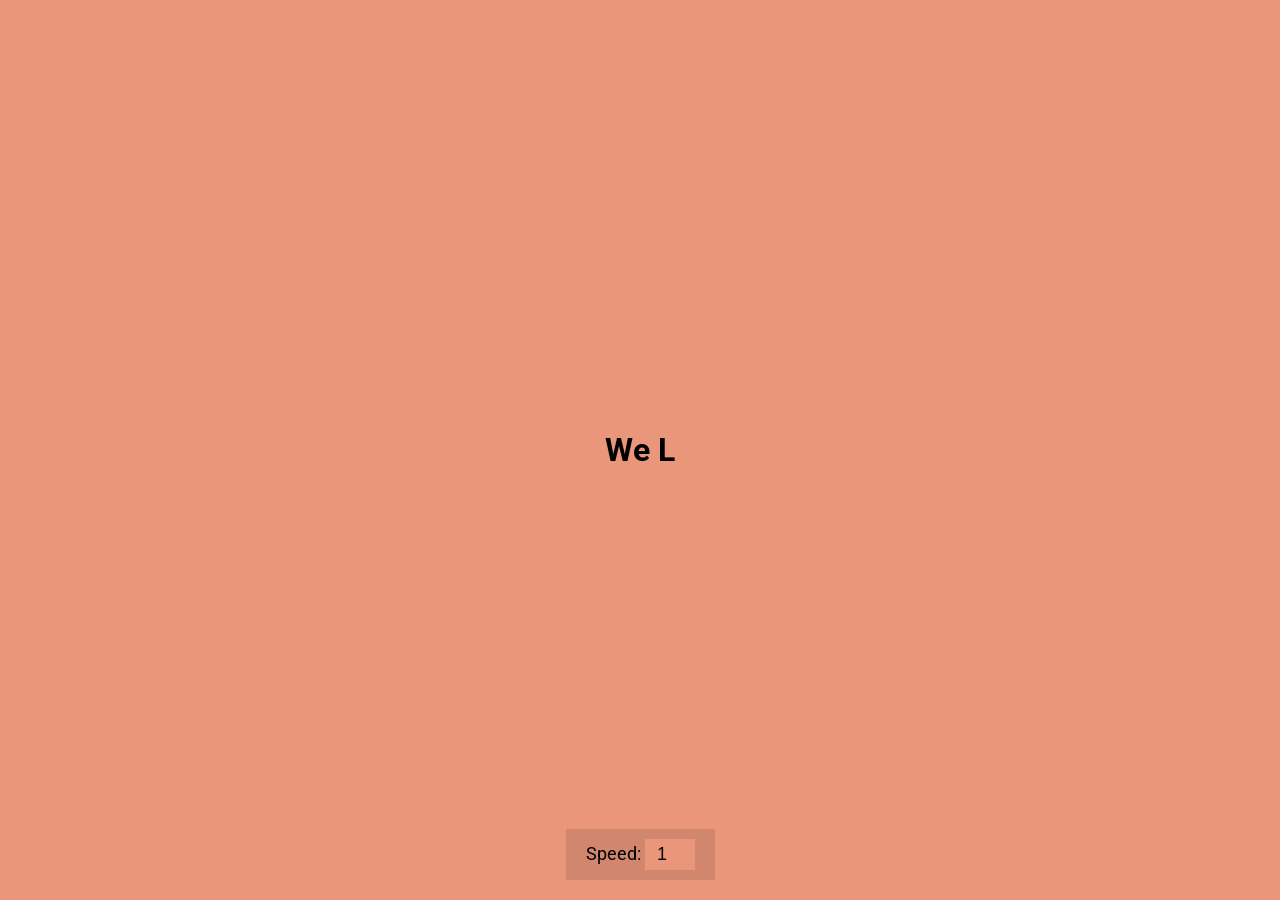
<file: Auto Text Effect/index.html>
<!DOCTYPE html>
<html lang="en">
  <head>
    <meta charset="UTF-8" />
    <meta name="viewport" content="width=device-width, initial-scale=1.0" />
    <link rel="stylesheet" href="style.css" />
    <title>Auto Text Effect</title>
  </head>
  <body>
    <h1 id="text">Starting...</h1>

    <div>
      <label for="speed">Speed:</label>
      <input
        type="number"
        name="speed"
        id="speed"
        value="1"
        min="1"
        max="10"
        step="1"
      />
    </div>

    <script src="script.js"></script>
  </body>
</html>
</file>
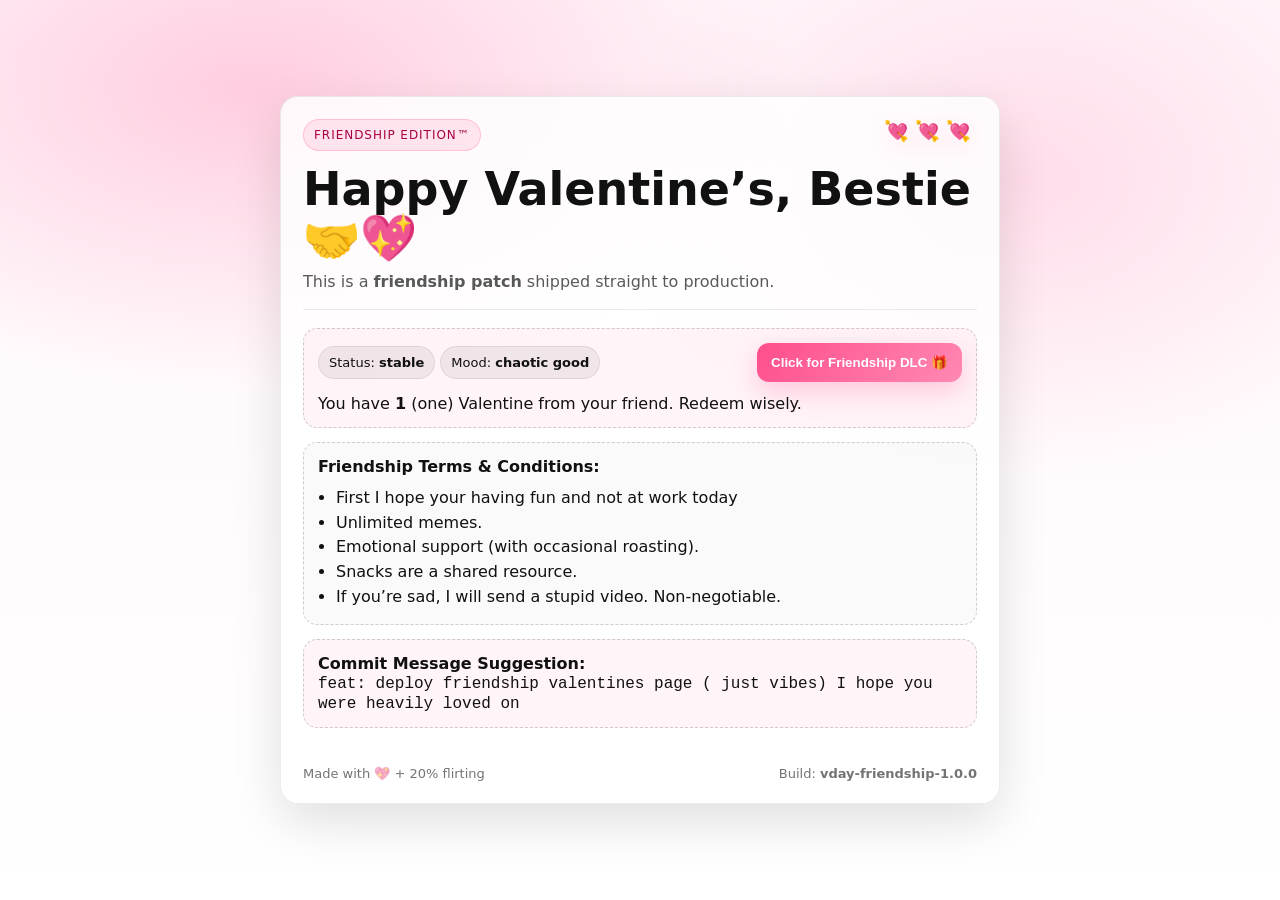
<file: B.E.S.T/index.html>
<!doctype html>
<html lang="en">
  <head>
    <meta charset="utf-8" />
    <meta name="viewport" content="width=device-width, initial-scale=1" />
    <title>Happy Valentine's, Bestie 💘😂</title>
    <style>
      :root {
        --paper: #fff7fb;
        --ink: #111;
        --pink: #ff4d8d;
        --pink2: #ff89b4;
        --shadow: 0 18px 50px rgba(0, 0, 0, 0.12);
      }
      * {
        box-sizing: border-box;
      }
      body {
        margin: 0;
        min-height: 100vh;
        display: grid;
        place-items: center;
        font-family:
          ui-sans-serif,
          system-ui,
          -apple-system,
          Segoe UI,
          Roboto,
          Arial,
          "Apple Color Emoji",
          "Segoe UI Emoji";
        background:
          radial-gradient(
            900px 500px at 20% 10%,
            rgba(255, 77, 141, 0.25),
            transparent 60%
          ),
          radial-gradient(
            700px 500px at 80% 20%,
            rgba(255, 137, 180, 0.25),
            transparent 60%
          ),
          linear-gradient(180deg, var(--paper), #ffffff);
        color: var(--ink);
        padding: 24px;
      }
      .card {
        width: min(720px, 100%);
        background: rgba(255, 255, 255, 0.85);
        border: 1px solid rgba(0, 0, 0, 0.08);
        border-radius: 18px;
        box-shadow: var(--shadow);
        overflow: hidden;
      }
      header {
        padding: 22px 22px 0;
        display: flex;
        justify-content: space-between;
        align-items: flex-start;
        gap: 12px;
      }
      .tag {
        font-size: 12px;
        padding: 8px 10px;
        border-radius: 999px;
        background: rgba(255, 77, 141, 0.12);
        border: 1px solid rgba(255, 77, 141, 0.25);
        color: #a80044;
        letter-spacing: 0.08em;
        text-transform: uppercase;
        white-space: nowrap;
      }
      h1 {
        margin: 14px 22px 0;
        font-size: clamp(28px, 4vw, 46px);
        line-height: 1.05;
      }
      .sub {
        margin: 10px 22px 0;
        color: rgba(0, 0, 0, 0.65);
        font-size: 16px;
      }
      .rule {
        margin: 18px 22px 0;
        height: 1px;
        background: rgba(0, 0, 0, 0.08);
      }
      .content {
        padding: 18px 22px 22px;
        display: grid;
        gap: 14px;
      }
      .box {
        border-radius: 14px;
        border: 1px dashed rgba(0, 0, 0, 0.18);
        background: rgba(255, 77, 141, 0.06);
        padding: 14px;
      }
      .row {
        display: flex;
        flex-wrap: wrap;
        gap: 10px;
        align-items: center;
        justify-content: space-between;
      }
      button {
        border: 0;
        cursor: pointer;
        padding: 12px 14px;
        border-radius: 12px;
        background: linear-gradient(135deg, var(--pink), var(--pink2));
        color: white;
        font-weight: 700;
        box-shadow: 0 10px 25px rgba(255, 77, 141, 0.25);
        transition: transform 0.08s ease;
      }
      button:active {
        transform: translateY(2px);
      }
      .pill {
        display: inline-block;
        padding: 8px 10px;
        border-radius: 999px;
        background: rgba(0, 0, 0, 0.06);
        border: 1px solid rgba(0, 0, 0, 0.08);
        font-size: 13px;
      }
      .footer {
        padding: 16px 22px 22px;
        color: rgba(0, 0, 0, 0.55);
        font-size: 13px;
        display: flex;
        justify-content: space-between;
        gap: 12px;
        flex-wrap: wrap;
      }
      .hearts {
        font-size: 20px;
        letter-spacing: 6px;
        user-select: none;
        filter: drop-shadow(0 6px 12px rgba(255, 77, 141, 0.15));
        animation: floaty 2.6s ease-in-out infinite;
      }
      @keyframes floaty {
        0%,
        100% {
          transform: translateY(0);
        }
        50% {
          transform: translateY(-6px);
        }
      }
      code {
        font-family:
          ui-monospace, SFMono-Regular, Menlo, Monaco, Consolas,
          "Liberation Mono", "Courier New", monospace;
      }
    </style>
  </head>

  <body>
    <main class="card" role="main">
      <header>
        <div class="tag">Friendship Edition™</div>
        <div class="hearts" aria-hidden="true">💘💘💘</div>
      </header>

      <h1>Happy Valentine’s, Bestie 🤝💖</h1>
      <p class="sub">
        This is a
        <strong>friendship patch</strong> shipped straight to production.
      </p>

      <div class="rule"></div>

      <section class="content">
        <div class="box">
          <div class="row">
            <div>
              <div class="pill">
                Status: <strong id="status">stable</strong>
              </div>
              <div class="pill">
                Mood: <strong id="mood">chaotic good</strong>
              </div>
            </div>
            <button id="btn">Click for Friendship DLC 🎁</button>
          </div>

          <p id="msg" style="margin: 12px 0 0">
            You have <strong>1</strong> (one) Valentine from your friend. Redeem
            wisely.
          </p>
        </div>

        <div class="box" style="background: rgba(0, 0, 0, 0.02)">
          <p style="margin: 0 0 10px">
            <strong>Friendship Terms & Conditions:</strong>
          </p>
          <ul style="margin: 0; padding-left: 18px; line-height: 1.55">
            <li>First I hope your having fun and not at work today</li>
            <li>Unlimited memes.</li>
            <li>Emotional support (with occasional roasting).</li>
            <li>Snacks are a shared resource.</li>
            <li>If you’re sad, I will send a stupid video. Non-negotiable.</li>
          </ul>
        </div>

        <div class="box">
          <p style="margin: 0">
            <strong>Commit Message Suggestion:</strong>
            <br />
            <code
              >feat: deploy friendship valentines page ( just vibes) I hope you
              were heavily loved on</code
            >
          </p>
        </div>
      </section>

      <div class="footer">
        <span>Made with 💖 + 20% flirting</span>
        <span>Build: <strong>vday-friendship-1.0.0</strong></span>
      </div>
    </main>

    <script>
      const lines = [
        "Friendship DLC unlocked: +10 laughs, +5 snacks, +1 dramatic story time.",
        "You’re one of my favorite humans… YAAAAS. ✅",
        "Valentine’s update: Still staying iconic. what about you, I need some tea",
        "Patch notes: fixed sadness bug, improved meme performance.",
        "This friendship is open-source. You can fork it, but you can’t replace me- That was good right? 😌",
        "Achievement unlocked: ‘Bestie in Production’ 🏆",
        "Reminder: you’re doing amazing. Now drink water before I send the hydration police, or open some other floodgate *wink* 🚓💧",
      ];

      const moods = [
        "chaotic good",
        "wholesome menace",
        "certified bestie",
        "unhinged but caring",
      ];
      const statuses = [
        "stable",
        "legendary",
        "too powerful",
        "approved by snacks",
      ];

      const msg = document.getElementById("msg");
      const mood = document.getElementById("mood");
      const status = document.getElementById("status");
      const btn = document.getElementById("btn");

      btn.addEventListener("click", () => {
        const pick = lines[Math.floor(Math.random() * lines.length)];
        const m = moods[Math.floor(Math.random() * moods.length)];
        const s = statuses[Math.floor(Math.random() * statuses.length)];
        msg.innerHTML = pick;
        mood.textContent = m;
        status.textContent = s;
        btn.textContent = "Again 😭😂";
      });
    </script>
  </body>
</html>
</file>
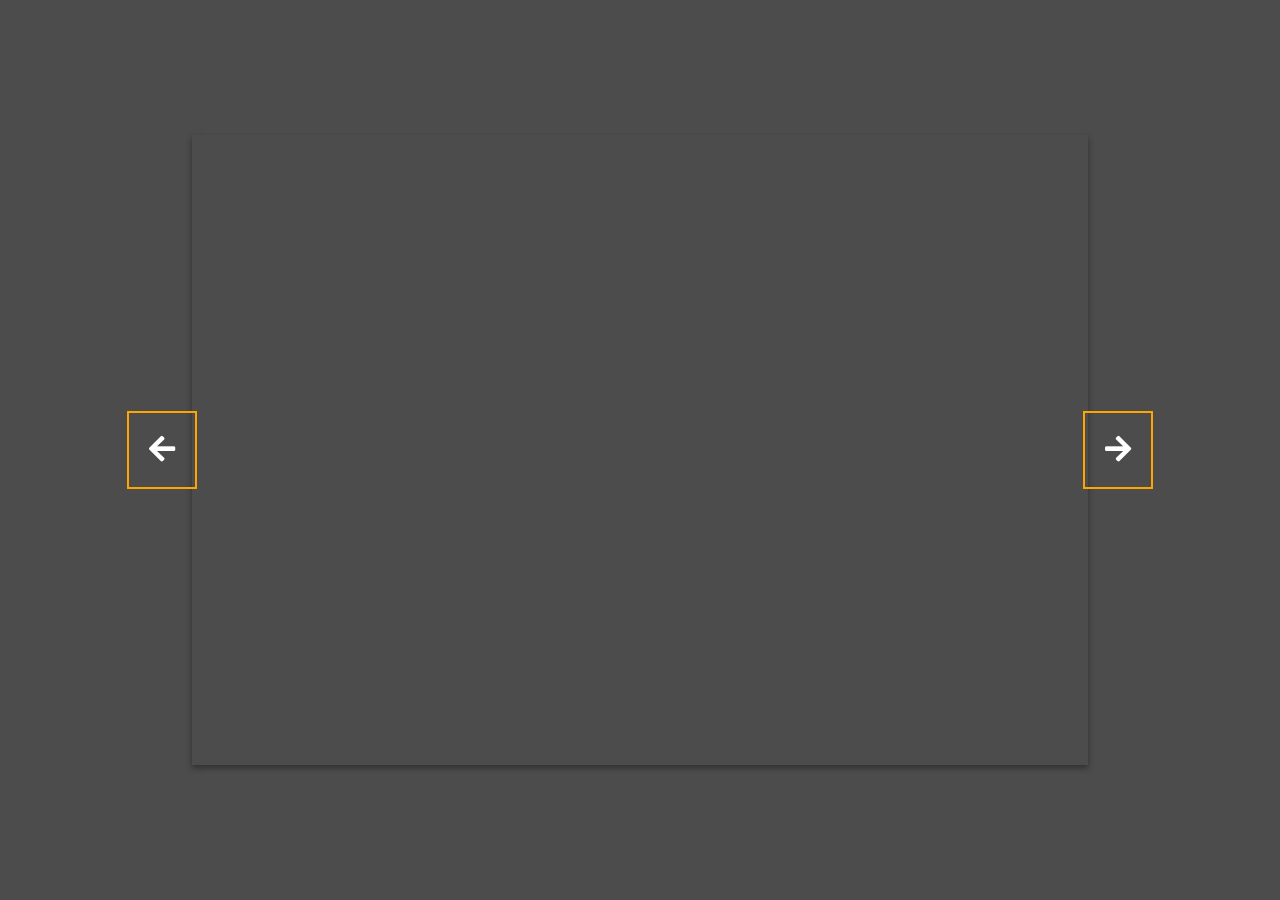
<file: Background Slider/index.html>
<!DOCTYPE html>
<html lang="en">
  <head>
    <meta charset="UTF-8" />
    <meta name="viewport" content="width=device-width, initial-scale=1.0" />
    <link
      rel="stylesheet"
      href="https://cdnjs.cloudflare.com/ajax/libs/font-awesome/5.14.0/css/all.min.css"
      integrity="sha512-1PKOgIY59xJ8Co8+NE6FZ+LOAZKjy+KY8iq0G4B3CyeY6wYHN3yt9PW0XpSriVlkMXe40PTKnXrLnZ9+fkDaog=="
      crossorigin="anonymous"
    />
    <link rel="stylesheet" href="style.css" />
    <title>Background Slider</title>
  </head>
  <body>
    <div class="slider-container">
      <div
        class="slide active"
        style="
          background-image: url('https://images.unsplash.com/photo-1549880338-65ddcdfd017b?ixlib=rb-1.2.1&ixid=eyJhcHBfaWQiOjEyMDd9&auto=format&fit=crop&w=2100&q=80');
        "
      ></div>
      <div
        class="slide"
        style="
          background-image: url('https://images.unsplash.com/photo-1511593358241-7eea1f3c84e5?ixlib=rb-1.2.1&ixid=eyJhcHBfaWQiOjEyMDd9&auto=format&fit=crop&w=1934&q=80');
        "
      ></div>

      <div
        class="slide"
        style="
          background-image: url('https://images.unsplash.com/photo-1495467033336-2effd8753d51?ixlib=rb-1.2.1&ixid=eyJhcHBfaWQiOjEyMDd9&auto=format&fit=crop&w=2100&q=80');
        "
      ></div>

      <div
        class="slide"
        style="
          background-image: url('https://images.unsplash.com/photo-1522735338363-cc7313be0ae0?ixlib=rb-1.2.1&ixid=eyJhcHBfaWQiOjEyMDd9&auto=format&fit=crop&w=2689&q=80');
        "
      ></div>

      <div
        class="slide"
        style="
          background-image: url('https://images.unsplash.com/photo-1559087867-ce4c91325525?ixlib=rb-1.2.1&ixid=eyJhcHBfaWQiOjEyMDd9&auto=format&fit=crop&w=2100&q=80');
        "
      ></div>

      <button class="arrow left-arrow" id="left">
        <i class="fas fa-arrow-left"></i>
      </button>

      <button class="arrow right-arrow" id="right">
        <i class="fas fa-arrow-right"></i>
      </button>
    </div>
    <script src="script.js"></script>
  </body>
</html>
</file>
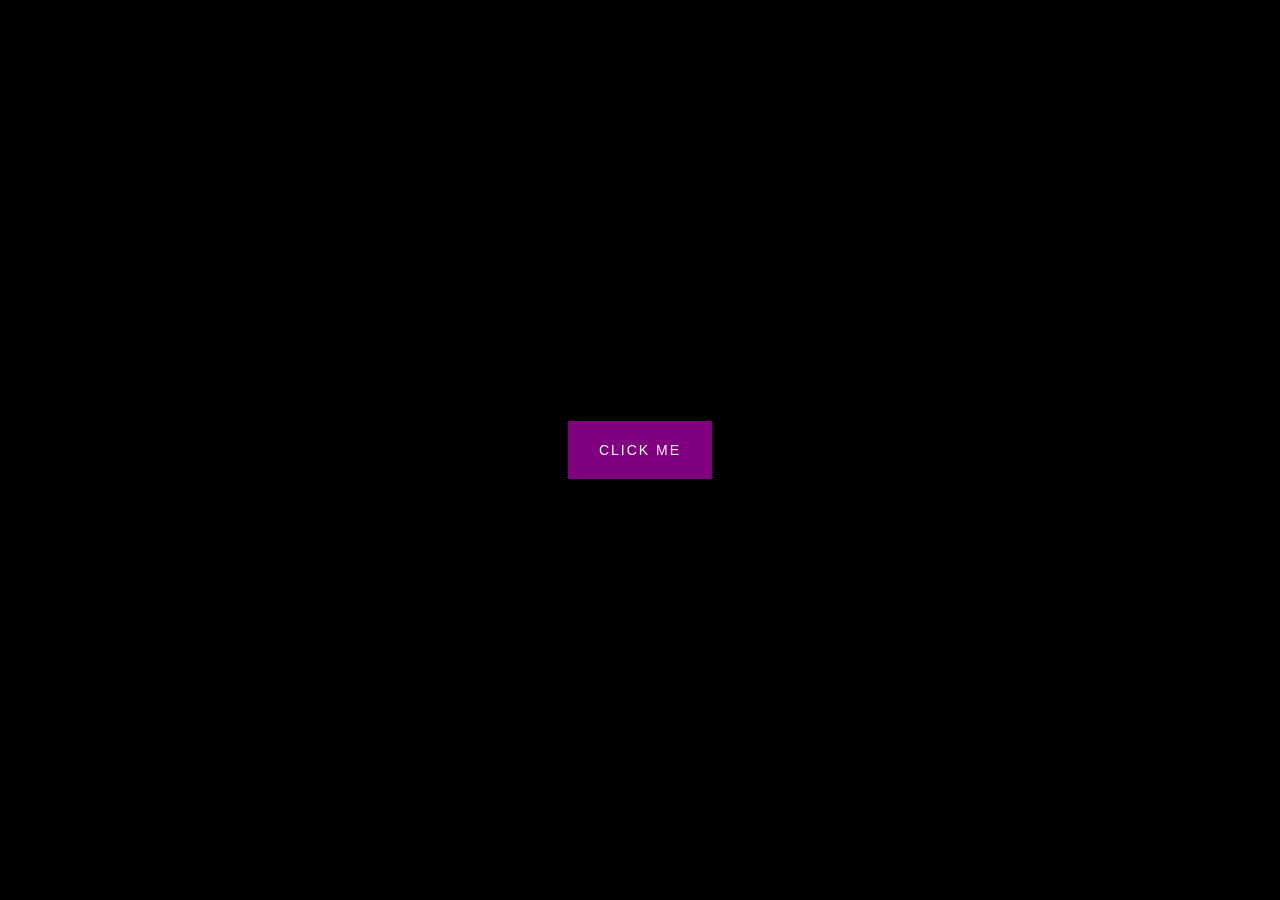
<file: Button Ripple Effect/index.html>
<!DOCTYPE html>
<html lang="en">
  <head>
    <meta charset="UTF-8" />
    <meta name="viewport" content="width=device-width, initial-scale=1.0" />
    <link rel="stylesheet" href="style.css" />
    <title>Button Ripple Effect</title>
  </head>
  <body>
    <button class="ripple">Click Me</button>
    <script src="script.js"></script>
  </body>
</html>
</file>
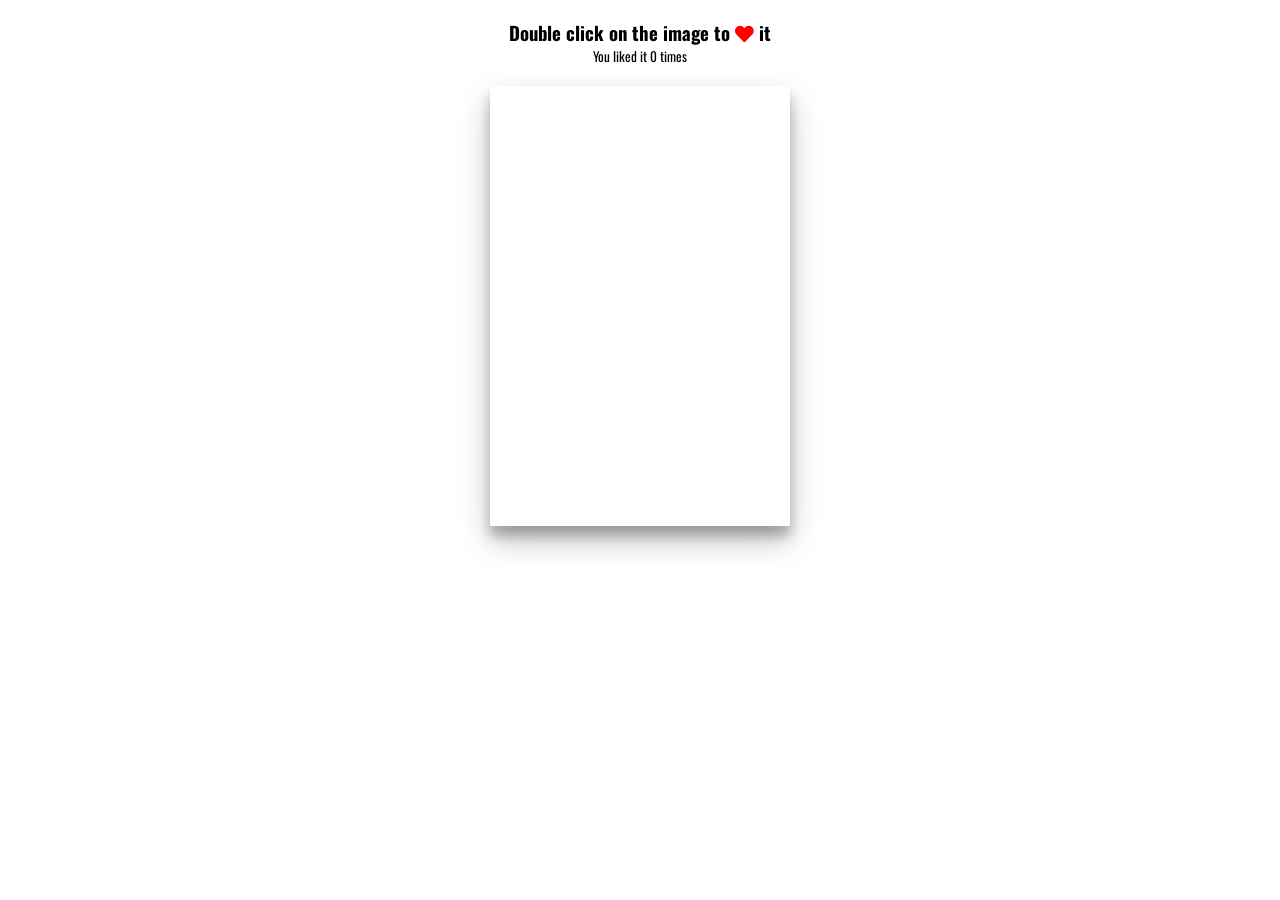
<file: Double Heart Click/index.html>
<!DOCTYPE html>
<html lang="en">
  <head>
    <meta charset="UTF-8" />
    <meta name="viewport" content="width=device-width, initial-scale=1.0" />
    <link rel="stylesheet" href="https://cdnjs.cloudflare.com/ajax/libs/font-awesome/5.14.0/css/all.min.css" integrity="sha512-1PKOgIY59xJ8Co8+NE6FZ+LOAZKjy+KY8iq0G4B3CyeY6wYHN3yt9PW0XpSriVlkMXe40PTKnXrLnZ9+fkDaog==" crossorigin="anonymous" />
    <link rel="stylesheet" href="style.css" />
    <title>Double Click Heart</title>
  </head>
  <body>
    <h3>Double click on the image to <i class="fas fa-heart"></i> it</h3>
    <small>You liked it <span id="times">0</span> times</small>

    <div class="loveMe"></div>

    <script src="script.js"></script>
  </body>
</html>
</file>
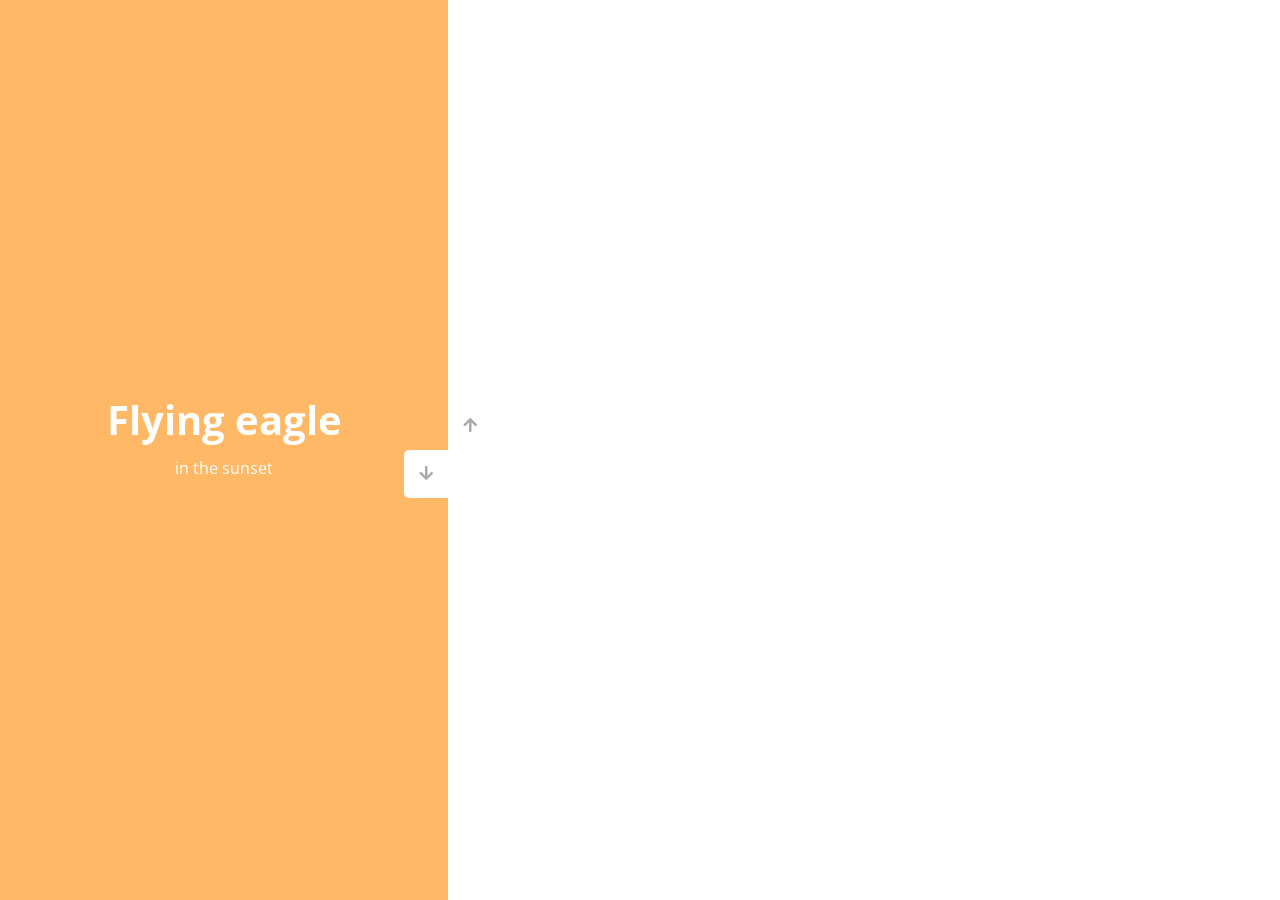
<file: Double Vertical Slider/index.html>
<!DOCTYPE html>
<html lang="en">
  <head>
    <meta charset="UTF-8" />
    <meta name="viewport" content="width=device-width, initial-scale=1.0" />
    <link rel="stylesheet" href="https://cdnjs.cloudflare.com/ajax/libs/font-awesome/5.15.1/css/all.min.css" />
    <link rel="stylesheet" href="style.css" />
    <title>Vertical Slider</title>
  </head>
  <body>
    <div class="slider-container">
      <div class="left-slide">
        <div style="background-color: #FD3555">
          <h1>Nature flower</h1>
          <p>all in pink</p>
        </div>
        <div style="background-color: #2A86BA">
          <h1>Bluuue Sky</h1>
          <p>with it's mountains</p>
        </div>
        <div style="background-color: #252E33">
          <h1>Lonely castle</h1>
          <p>in the wilderness</p>
        </div>
        <div style="background-color: #FFB866">
          <h1>Flying eagle</h1>
          <p>in the sunset</p>
        </div>
      </div>
      <div class="right-slide">
        <div style="background-image: url('https://images.unsplash.com/photo-1508768787810-6adc1f613514?ixlib=rb-0.3.5&ixid=eyJhcHBfaWQiOjEyMDd9&s=e27f6661df21ed17ab5355b28af8df4e&auto=format&fit=crop&w=1350&q=80')"></div>
        <div style="background-image: url('https://images.unsplash.com/photo-1519981593452-666cf05569a9?ixlib=rb-0.3.5&ixid=eyJhcHBfaWQiOjEyMDd9&s=90ed8055f06493290dad8da9584a13f7&auto=format&fit=crop&w=715&q=80')"></div>
        <div style="background-image: url('https://images.unsplash.com/photo-1486899430790-61dbf6f6d98b?ixlib=rb-0.3.5&ixid=eyJhcHBfaWQiOjEyMDd9&s=8ecdee5d1b3ed78ff16053b0227874a2&auto=format&fit=crop&w=1002&q=80')"></div>
        <div style="background-image: url('https://images.unsplash.com/photo-1510942201312-84e7962f6dbb?ixlib=rb-0.3.5&ixid=eyJhcHBfaWQiOjEyMDd9&s=da4ca7a78004349f1b63f257e50e4360&auto=format&fit=crop&w=1050&q=80')"></div>
      </div>
      <div class="action-buttons">
        <button class="down-button">
          <i class="fas fa-arrow-down"></i>
        </button>
        <button class="up-button">
          <i class="fas fa-arrow-up"></i>
        </button>
      </div>
    </div>

    <script src="script.js"></script>
  </body>
</html>
</file>
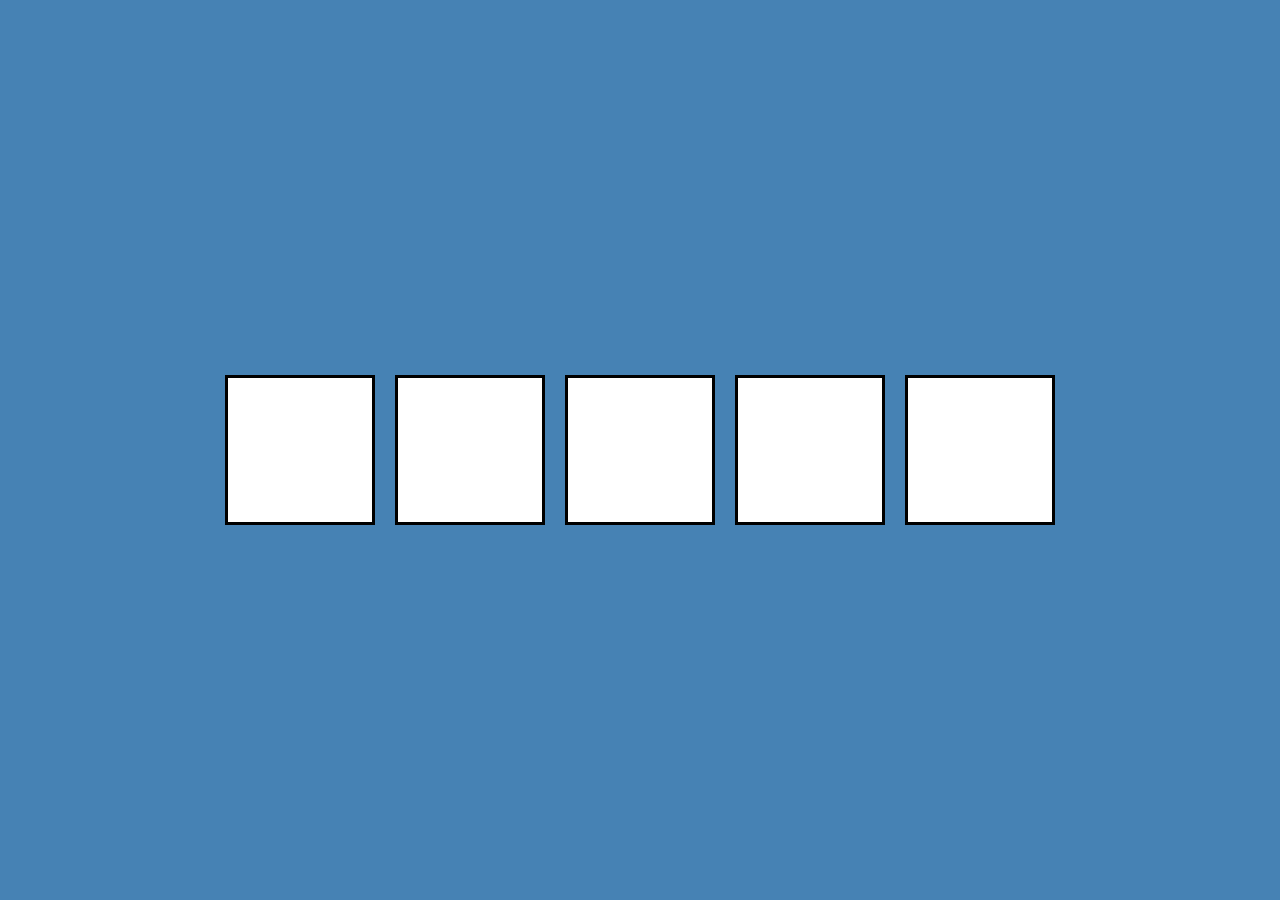
<file: Drag N Drop/index.html>
<!DOCTYPE html>
<html lang="en">
  <head>
    <meta charset="UTF-8" />
    <meta name="viewport" content="width=device-width, initial-scale=1.0" />
    <link rel="stylesheet" href="style.css" />
    <title>Drag N Drop</title>
  </head>
  <body>
    <div class="empty">
      <div class="fill" draggable="true"></div>
    </div>
    <div class="empty"></div>
    <div class="empty"></div>
    <div class="empty"></div>
    <div class="empty"></div>

    <script src="script.js"></script>
  </body>
</html>
</file>
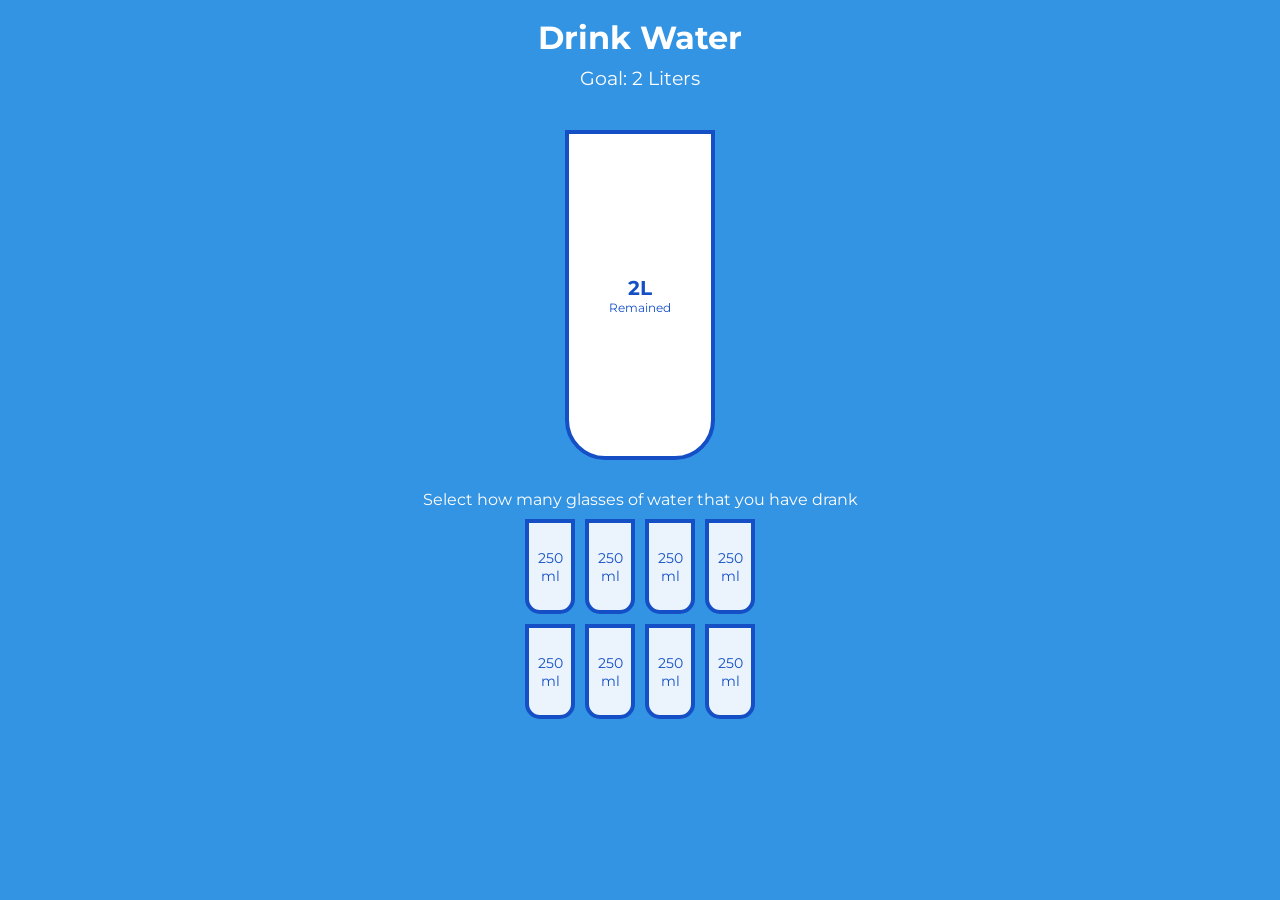
<file: Drink Water/index.html>
<!DOCTYPE html>
<html lang="en">
  <head>
    <meta charset="UTF-8" />
    <meta name="viewport" content="width=device-width, initial-scale=1.0" />
    <link rel="stylesheet" href="style.css" />
    <title>Drink Water</title>
  </head>
  <body>
    <h1>Drink Water</h1>
    <h3>Goal: 2 Liters</h3>

    <div class="cup">
      <div class="remained" id="remained">
        <span id="liters"></span>
        <small>Remained</small>
      </div>

      <div class="percentage" id="percentage"></div>
    </div>

    <p class="text">Select how many glasses of water that you have drank</p>

    <div class="cups">
      <div class="cup cup-small">250 ml</div>
      <div class="cup cup-small">250 ml</div>
      <div class="cup cup-small">250 ml</div>
      <div class="cup cup-small">250 ml</div>
      <div class="cup cup-small">250 ml</div>
      <div class="cup cup-small">250 ml</div>
      <div class="cup cup-small">250 ml</div>
      <div class="cup cup-small">250 ml</div>
    </div>

    <script src="script.js"></script>
  </body>
</html>
</file>
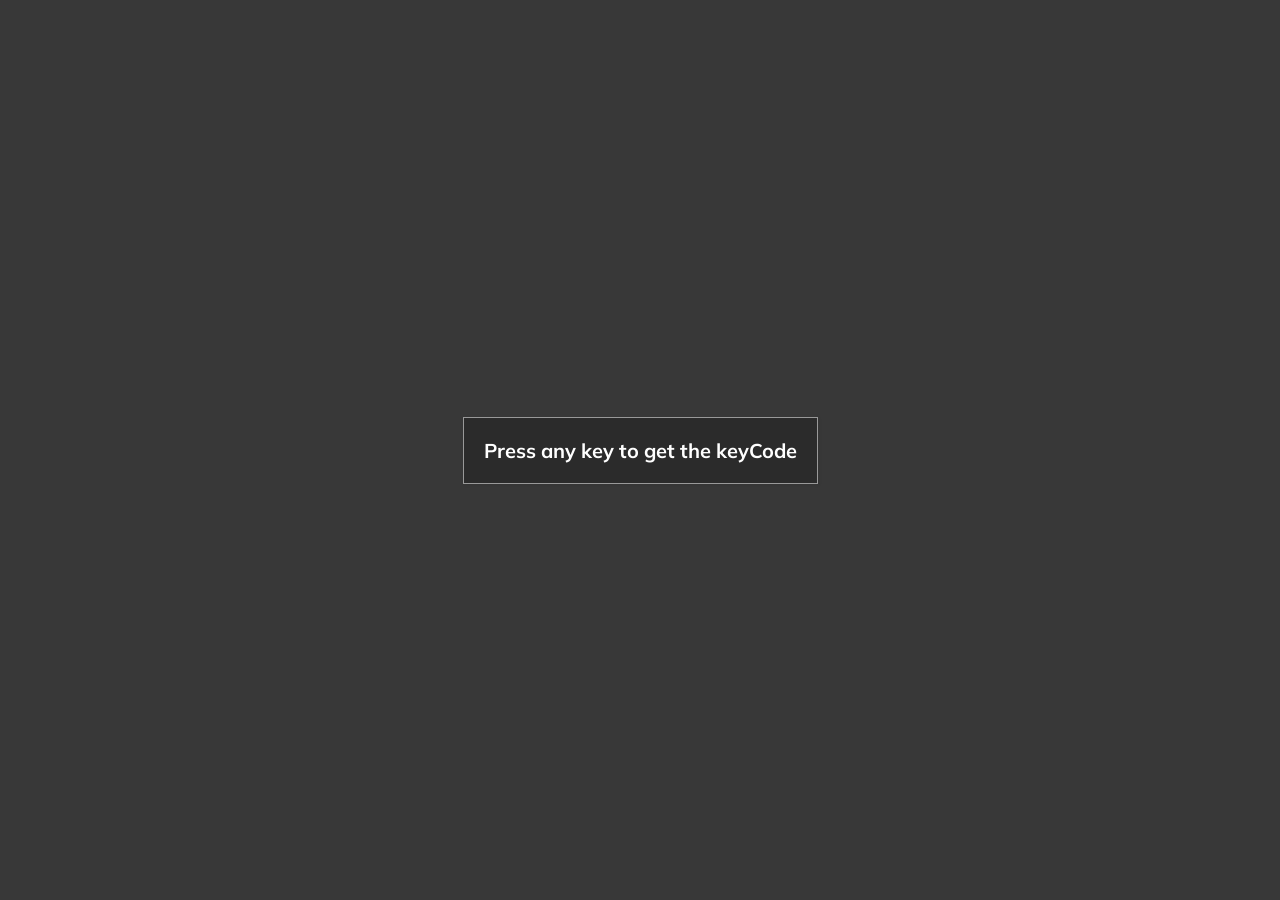
<file: Event Key Codes/index.html>
<!DOCTYPE html>
<html lang="en">
  <head>
    <meta charset="UTF-8" />
    <meta name="viewport" content="width=device-width, initial-scale=1.0" />
    <link rel="stylesheet" href="dark-style.css" />
    <title>Event KeyCodes</title>
  </head>
  <body>
    <div id="insert">
      <div class="key">
        Press any key to get the keyCode
      </div>
    </div>
    <script src="script.js"></script>
  </body>
</html>
</file>
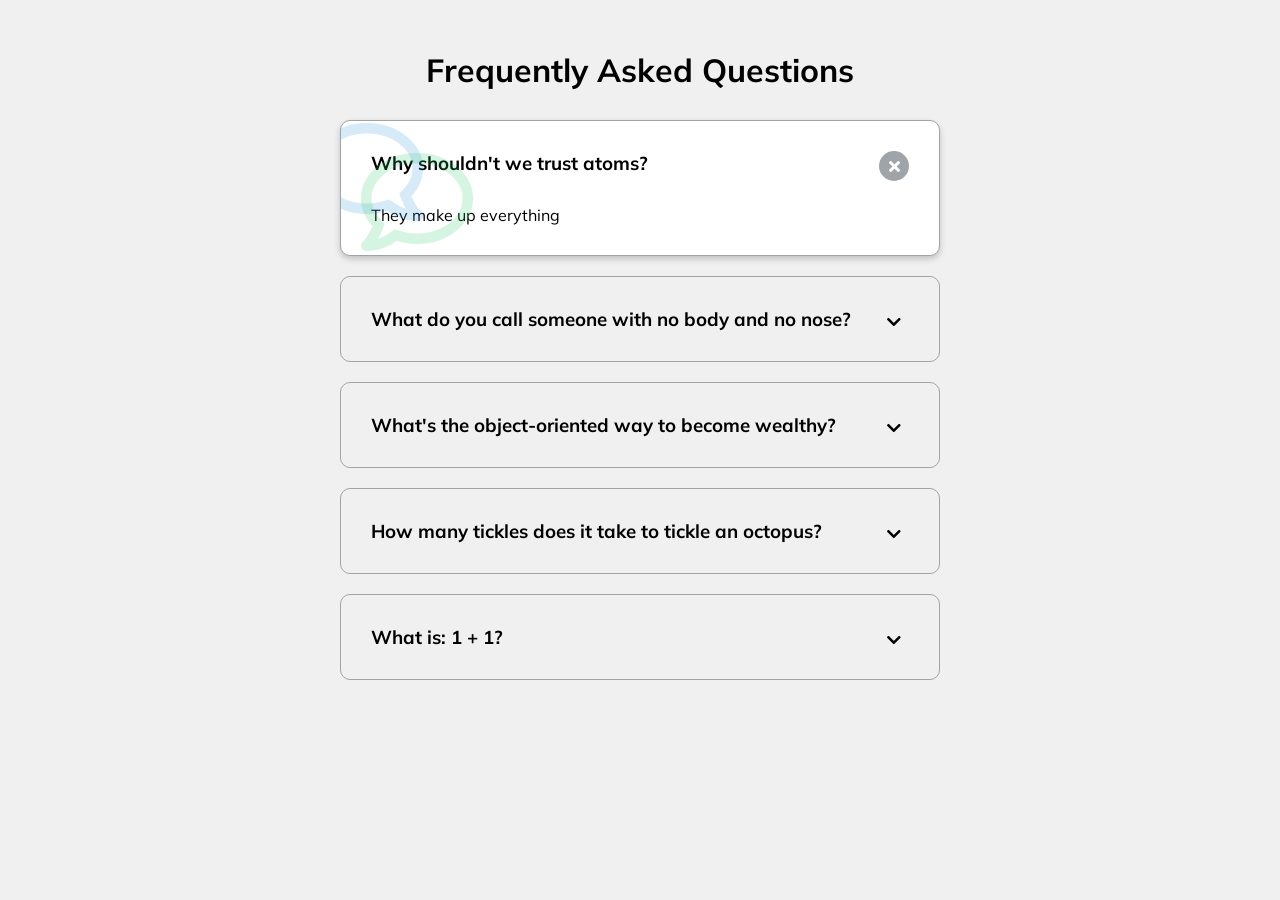
<file: FAQ Collapse/index.html>
<!DOCTYPE html>
<html lang="en">
  <head>
    <meta charset="UTF-8" />
    <meta name="viewport" content="width=device-width, initial-scale=1.0" />
    <link rel="stylesheet" href="https://cdnjs.cloudflare.com/ajax/libs/font-awesome/5.14.0/css/all.min.css" integrity="sha512-1PKOgIY59xJ8Co8+NE6FZ+LOAZKjy+KY8iq0G4B3CyeY6wYHN3yt9PW0XpSriVlkMXe40PTKnXrLnZ9+fkDaog==" crossorigin="anonymous" />
    <link rel="stylesheet" href="style.css" />
    <title>FAQ</title>
  </head>
  <body>
    <h1>Frequently Asked Questions</h1>
    <div class="faq-container">
      <div class="faq active">
        <h3 class="faq-title">
          Why shouldn't we trust atoms?
        </h3>

        <p class="faq-text">
          They make up everything
        </p>

        <button class="faq-toggle">
          <i class="fas fa-chevron-down"></i>
          <i class="fas fa-times"></i>
        </button>
      </div>

      <div class="faq">
        <h3 class="faq-title">
          What do you call someone with no body and no nose?
        </h3>
        <p class="faq-text">
          Nobody knows.
        </p>
        <button class="faq-toggle">
          <i class="fas fa-chevron-down"></i>
          <i class="fas fa-times"></i>
        </button>
      </div>
      
      <div class="faq">
        <h3 class="faq-title">
          What's the object-oriented way to become wealthy?
        </h3>
        <p class="faq-text">
          Inheritance.
        </p>
        <button class="faq-toggle">
          <i class="fas fa-chevron-down"></i>
          <i class="fas fa-times"></i>
        </button>
      </div>
      
      <div class="faq">
        <h3 class="faq-title">
          How many tickles does it take to tickle an octopus?
        </h3>
        <p class="faq-text">
          Ten-tickles!
        </p>
        <button class="faq-toggle">
          <i class="fas fa-chevron-down"></i>
          <i class="fas fa-times"></i>
        </button>
      </div>
      
      <div class="faq">
        <h3 class="faq-title">
          What is: 1 + 1?
        </h3>
        <p class="faq-text">
          Depends on who are you asking.
        </p>
        <button class="faq-toggle">
          <i class="fas fa-chevron-down"></i>
          <i class="fas fa-times"></i>
        </button>
      </div>
    </div>
    <script src="script.js"></script>
  </body>
</html>
</file>
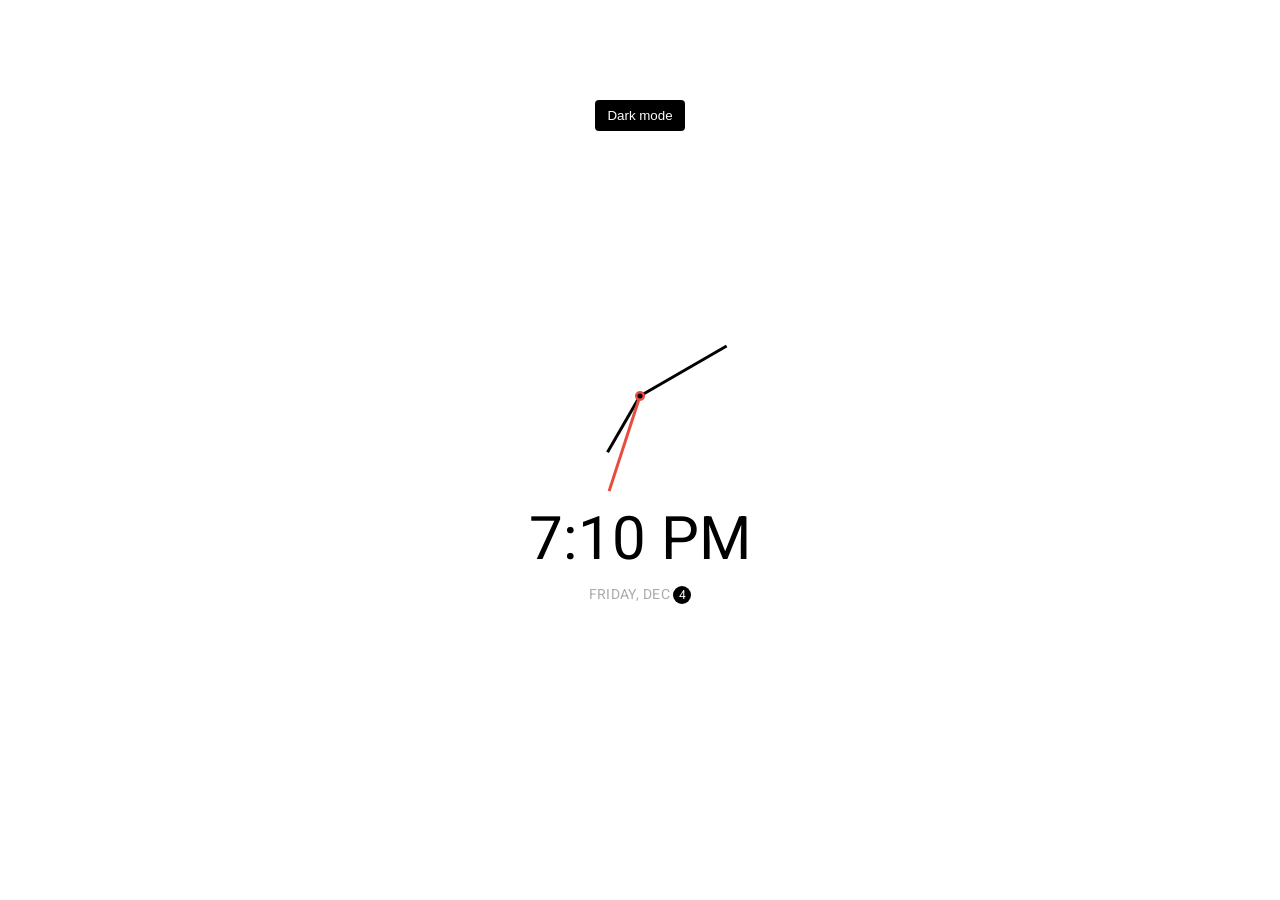
<file: Theme Clock/index.html>
<!DOCTYPE html>
<html lang="en">
  <head>
    <meta charset="UTF-8" />
    <meta name="viewport" content="width=device-width, initial-scale=1.0" />
    <link rel="stylesheet" href="style.css" />
    <title>Theme Clock</title>
  </head>
  <body>
    <!-- Inspired by this dribbble shot https://dribbble.com/shots/5958443-Alarm-clock -->

    <button class="toggle">Dark mode</button>

    <div class="clock-container">
      <div class="clock">
        <div class="needle hour"></div>
        <div class="needle minute"></div>
        <div class="needle second"></div>
        <div class="center-point"></div>
      </div>

      <div class="time"></div>
      <div class="date"></div>
    </div>

    <script src="script.js"></script>
  </body>
</html>
</file>
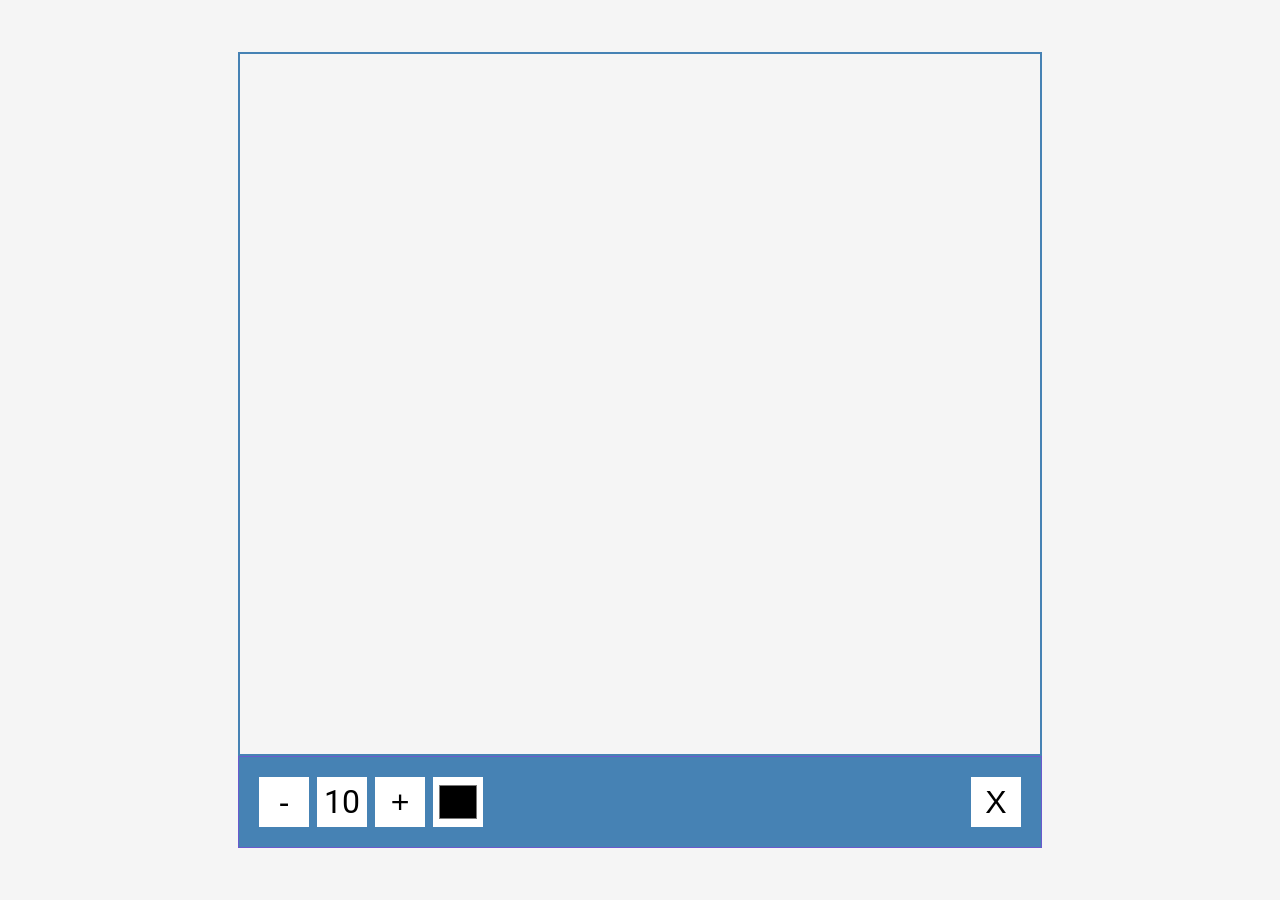
<file: Drawing app/Drawing app/index.html>
<!DOCTYPE html>
<html lang="en">
  <head>
    <meta charset="UTF-8" />
    <meta name="viewport" content="width=device-width, initial-scale=1.0" />
    <link rel="stylesheet" href="style.css" />
    <title>Drawing App</title>
  </head>
  <body>
    <canvas id="canvas" width="800" height="700"></canvas>
    <div class="toolbox">
      <button id="decrease">-</button>
      <span id="size">10</span>
      <button id="increase">+</button>
      <input type="color" id="color">
      <button id="clear">X</button>
    </div>

    <script src="script.js"></script>
  </body>
</html>
</file>
<file: Auto Text Effect/style.css>
@import url('https://fonts.googleapis.com/css2?family=Roboto:wght@400;700&display=swap');

* {
  box-sizing: border-box;
}

body {
  background-color: darksalmon;
  font-family: 'Roboto', sans-serif;
  display: flex;
  flex-direction: column;
  align-items: center;
  justify-content: center;
  height: 100vh;
  overflow: hidden;
  margin: 0;
}

div {
  position: absolute;
  bottom: 20px;
  background: rgba(0, 0, 0, 0.1);
  padding: 10px 20px;
  font-size: 18px;
}

input {
  width: 50px;
  padding: 5px;
  font-size: 18px;
  background-color: darksalmon;
  border: none;
  text-align: center;
}

input:focus {
  outline: none;
}
</file>
<file: Background Slider/style.css>
@import url('https://fonts.googleapis.com/css2?family=Roboto:wght@400;700&display=swap');

* {
  box-sizing: border-box;
}

body {
  font-family: 'Roboto', sans-serif;
  display: flex;
  flex-direction: column;
  align-items: center;
  justify-content: center;
  height: 100vh;
  overflow: hidden;
  margin: 0;
  background-position: center center;
  background-size: cover;
  transition: 0.4s;
}

body::before {
  content: '';
  position: absolute;
  top: 0;
  left: 0;
  width: 100%;
  height: 100vh;
  background-color: rgba(0, 0, 0, 0.7);
  z-index: -1;
}

.slider-container {
  box-shadow: 0 3px 6px rgba(0, 0, 0, 0.16), 0 3px 6px rgba(0, 0, 0, 0.23);
  height: 70vh;
  width: 70vw;
  position: relative;
  overflow: hidden;
}

.slide {
  opacity: 0;
  height: 100vh;
  width: 100vw;
  background-position: center center;
  background-size: cover;
  position: absolute;
  top: -15vh;
  left: -15vw;
  transition: 0.4s ease;
  z-index: 1;
}

.slide.active {
  opacity: 1;
}

.arrow {
  position: fixed;
  background-color: transparent;
  color: #fff;
  padding: 20px;
  font-size: 30px;
  border: 2px solid orange;
  top: 50%;
  transform: translateY(-50%);
  cursor: pointer;
}

.arrow:focus {
  outline: 0;
}

.left-arrow {
  left: calc(15vw - 65px);
}

.right-arrow {
  right: calc(15vw - 65px);
}
</file>
<file: Button Ripple Effect/style.css>
@import url('https://fonts.googleapis.com/css2?family=Roboto:wght@400;700&display=swap');

* {
  box-sizing: border-box;
}

body {
  background-color: #000;
  font-family: 'Roboto', sans-serif;
  display: flex;
  flex-direction: column;
  align-items: center;
  justify-content: center;
  height: 100vh;
  overflow: hidden;
  margin: 0;
}

button {
  background-color: purple;
  color: #fff;
  border: 1px purple solid;
  font-size: 14px;
  text-transform: uppercase;
  letter-spacing: 2px;
  padding: 20px 30px;
  overflow: hidden;
  margin: 10px 0;
  position: relative;
}

button:focus {
  outline: none;
}

button .circle {
  position: absolute;
  background-color: #fff;
  width: 100px;
  height: 100px;
  border-radius: 50%;
  transform: translate(-50%, -50%) scale(0);
  animation: scale 0.5s ease-out;
}

@keyframes scale {
  to {
    transform: translate(-50%, -50%) scale(3);
    opacity: 0;
  }
}
</file>
<file: Double Heart Click/style.css>
@import url('https://fonts.googleapis.com/css?family=Oswald');

* {
  box-sizing: border-box;
}

body {
  font-family: 'Oswald', sans-serif;
  text-align: center;
  overflow: hidden;
  margin: 0;
}

h3 {
  margin-bottom: 0;
  text-align: center;
}

small {
  display: block;
  margin-bottom: 20px;
  text-align: center;
}

.fa-heart {
  color: red;
}

.loveMe {
  height: 440px;
  width: 300px;
  background: url('https://images.unsplash.com/photo-1504215680853-026ed2a45def?ixlib=rb-1.2.1&ixid=eyJhcHBfaWQiOjEyMDd9&auto=format&fit=crop&w=334&q=80')
    no-repeat center center/cover;
  margin: auto;
  cursor: pointer;
  max-width: 100%;
  position: relative;
  box-shadow: 0 14px 28px rgba(0, 0, 0, 0.25), 0 10px 10px rgba(0, 0, 0, 0.22);
  overflow: hidden;
}

.loveMe .fa-heart {
  position: absolute;
  animation: grow 0.6s linear;
  transform: translate(-50%, -50%) scale(0);
}

@keyframes grow {
  to {
    transform: translate(-50%, -50%) scale(10);
    opacity: 0;
  }
}
</file>
<file: Double Vertical Slider/style.css>
@import url('https://fonts.googleapis.com/css?family=Open+Sans');

* {
  box-sizing: border-box;
  margin: 0;
  padding: 0;
}

body {
  font-family: 'Open Sans', sans-serif;
  height: 100vh;
}

.slider-container {
  position: relative;
  overflow: hidden;
  width: 100vw;
  height: 100vh;
}

.left-slide {
  height: 100%;
  width: 35%;
  position: absolute;
  top: 0;
  left: 0;
  transition: transform 0.5s ease-in-out;
}

.left-slide > div {
  height: 100%;
  width: 100%;
  display: flex;
  flex-direction: column;
  align-items: center;
  justify-content: center;
  color: #fff;
}

.left-slide h1 {
  font-size: 40px;
  margin-bottom: 10px;
  margin-top: -30px;
}

.right-slide {
  height: 100%;
  position: absolute;
  top: 0;
  left: 35%;
  width: 65%;
  transition: transform 0.5s ease-in-out;
}

.right-slide > div {
  background-repeat: no-repeat;
  background-size: cover;
  background-position: center center;
  height: 100%;
  width: 100%;
}

button {
  background-color: #fff;
  border: none;
  color: #aaa;
  cursor: pointer;
  font-size: 16px;
  padding: 15px;
}

button:hover {
  color: #222;
}

button:focus {
  outline: none;
}

.slider-container .action-buttons button {
  position: absolute;
  left: 35%;
  top: 50%;
  z-index: 100;
}

.slider-container .action-buttons .down-button {
  transform: translateX(-100%);
  border-top-left-radius: 5px;
  border-bottom-left-radius: 5px;
}

.slider-container .action-buttons .up-button {
  transform: translateY(-100%);
  border-top-right-radius: 5px;
  border-bottom-right-radius: 5px;
}
</file>
<file: Drag N Drop/style.css>
* {
  box-sizing: border-box;
}

body {
  background-color: steelblue;
  display: flex;
  align-items: center;
  justify-content: center;
  height: 100vh;
  overflow: hidden;
  margin: 0;
}

.empty {
  height: 150px;
  width: 150px;
  margin: 10px;
  border: solid 3px black;
  background: white;
}

.fill {
  background-image: url('https://images.unsplash.com/photo-1503023345310-bd7c1de61c7d?auto=format&fit=crop&w=150&q=80');
  height: 145px;
  width: 145px;
  cursor: pointer;
  background-size: cover;
  background-position: center;
}


.hold {
  border: solid 5px #ccc;
}

.hovered {
  background-color: #333;
  border-color: white;
  border-style: dashed;
}

@media (max-width: 800px) {
  body {
    flex-direction: column;
  }
}
</file>
<file: Drink Water/style.css>
@import url('https://fonts.googleapis.com/css?family=Montserrat:400,600&display=swap');

:root {
  --border-color: #144fc6;
  --fill-color: #6ab3f8;
}

* {
  box-sizing: border-box;
}

body {
  background-color: #3494e4;
  color: #fff;
  font-family: 'Montserrat', sans-serif;
  display: flex;
  flex-direction: column;
  align-items: center;
  margin-bottom: 40px;
}

h1 {
  margin: 10px 0 0;
}

h3 {
  font-weight: 400;
  margin: 10px 0;
}

.cup {
  background-color: #fff;
  border: 4px solid var(--border-color);
  color: var(--border-color);
  border-radius: 0 0 40px 40px;
  height: 330px;
  width: 150px;
  margin: 30px 0;
  display: flex;
  flex-direction: column;
  overflow: hidden;
}

.cup.cup-small {
  height: 95px;
  width: 50px;
  border-radius: 0 0 15px 15px;
  background-color: rgba(255, 255, 255, 0.9);
  cursor: pointer;
  font-size: 14px;
  align-items: center;
  justify-content: center;
  text-align: center;
  margin: 5px;
  transition: 0.3s ease;
}

.cup.cup-small.full {
  background-color: var(--fill-color);
  color: #fff;
}

.cups {
  display: flex;
  flex-wrap: wrap;
  align-items: center;
  justify-content: center;
  width: 280px;
}

.remained {
  display: flex;
  flex-direction: column;
  align-items: center;
  justify-content: center;
  text-align: center;
  flex: 1;
  transition: 0.3s ease;
}

.remained span {
  font-size: 20px;
  font-weight: bold;
}

.remained small {
  font-size: 12px;
}

.percentage {
  background-color: var(--fill-color);
  display: flex;
  align-items: center;
  justify-content: center;
  font-weight: bold;
  font-size: 30px;
  height: 0;
  transition: 0.3s ease;
}

.text {
  text-align: center;
  margin: 0 0 5px;
}
</file>
<file: Event Key Codes/dark-style.css>
@import url('https://fonts.googleapis.com/css?family=Muli&display=swap');

* {
  box-sizing: border-box;
 
}

body {
  background-color: #383838;
  font-family: 'Muli', sans-serif;
  display: flex;
  align-items: center;
  justify-content: center;
  text-align: center;
  height: 100vh;
  overflow: hidden;
  margin: 0;
}

.key {
  border: 1px solid #999999;
  background-color: #2B2B2B;
  box-shadow: 1px 1px 3px rgba(0, 0, 0, 0.1);
  display: inline-flex;
  align-items: center;
  font-size: 20px;
  font-weight: bold;
  padding: 20px;
  flex-direction: column;
  margin: 10px;
  min-width: 150px;
  color: white;
  position: relative;
}

.key small {
  position: absolute;
  top: -24px;
  left: 0;
  text-align: center;
  width: 100%;
  color: #c4c4c4;
  font-size: 14px;
}
</file>
<file: FAQ Collapse/style.css>
@import url('https://fonts.googleapis.com/css?family=Muli&display=swap');

* {
  box-sizing: border-box;
}

body {
  font-family: 'Muli', sans-serif;
  background-color: #f0f0f0;
}

h1 {
  margin: 50px 0 30px;
  text-align: center;
}

.faq-container {
  max-width: 600px;
  margin: 0 auto;
}

.faq {
  background-color: transparent;
  border: 1px solid #9fa4a8;
  border-radius: 10px;
  margin: 20px 0;
  padding: 30px;
  position: relative;
  overflow: hidden;
  transition: 0.3s ease;
}

.faq.active {
  background-color: #fff;
  box-shadow: 0 3px 6px rgba(0, 0, 0, 0.1), 0 3px 6px rgba(0, 0, 0, 0.1);
}

.faq.active::before,
.faq.active::after {
  content: '\f075';
  font-family: 'Font Awesome 5 Free';
  color: #2ecc71;
  font-size: 7rem;
  position: absolute;
  opacity: 0.2;
  top: 20px;
  left: 20px;
  z-index: 0;
}

.faq.active::before {
  color: #3498db;
  top: -10px;
  left: -30px;
  transform: rotateY(180deg);
}

.faq-title {
  margin: 0 35px 0 0;
}

.faq-text {
  display: none;
  margin: 30px 0 0;
}

.faq.active .faq-text {
  display: block;
}

.faq-toggle {
  background-color: transparent;
  border: 0;
  border-radius: 50%;
  cursor: pointer;
  display: flex;
  align-items: center;
  justify-content: center;
  font-size: 16px;
  padding: 0;
  position: absolute;
  top: 30px;
  right: 30px;
  height: 30px;
  width: 30px;
}

.faq-toggle:focus {
  outline: 0;
}

.faq-toggle .fa-times {
  display: none;
}

.faq.active .faq-toggle .fa-times {
  color: #fff;
  display: block;
}

.faq.active .faq-toggle .fa-chevron-down {
  display: none;
}

.faq.active .faq-toggle {
  background-color: #9fa4a8;
}
</file>
<file: Theme Clock/style.css>
@import url('https://fonts.googleapis.com/css?family=Heebo:300&display=swap');

* {
  box-sizing: border-box;
}

:root {
  --primary-color: #000;
  --secondary-color: #fff;
}

html {
  transition: all 0.5s ease-in;
}

html.dark {
  --primary-color: #fff;
  --secondary-color: #333;
}

html.dark {
  background-color: #111;
  color: var(--primary-color);
}

body {
  font-family: 'Heebo', sans-serif;
  display: flex;
  align-items: center;
  justify-content: center;
  height: 100vh;
  overflow: hidden;
  margin: 0;
}

.toggle {
  cursor: pointer;
  background-color: var(--primary-color);
  color: var(--secondary-color);
  border: 0;
  border-radius: 4px;
  padding: 8px 12px;
  position: absolute;
  top: 100px;
}

.toggle:focus {
  outline: none;
}

.clock-container {
  display: flex;
  flex-direction: column;
  justify-content: space-between;
  align-items: center;
}

.clock {
  position: relative;
  width: 200px;
  height: 200px;
}

.needle {
  background-color: var(--primary-color);
  position: absolute;
  top: 50%;
  left: 50%;
  height: 65px;
  width: 3px;
  transform-origin: bottom center;
  transition: all 0.5s ease-in linear;
}

.needle.hour {
  transform: translate(-50%, -100%) rotate(0deg);
}

.needle.minute {
  transform: translate(-50%, -100%) rotate(0deg);
  height: 100px;
}

.needle.second {
  transform: translate(-50%, -100%) rotate(0deg);
  height: 100px;
  background-color: #e74c3c;
}

.center-point {
  background-color: #e74c3c;
  width: 10px;
  height: 10px;
  position: absolute;
  top: 50%;
  left: 50%;
  transform: translate(-50%, -50%);
  border-radius: 50%;
}

.center-point::after {
  content: '';
  background-color: var(--primary-color);
  width: 5px;
  height: 5px;
  position: absolute;
  top: 50%;
  left: 50%;
  transform: translate(-50%, -50%);
  border-radius: 50%;
}

.time {
  font-size: 60px;
}

.date {
  color: #aaa;
  font-size: 14px;
  letter-spacing: 0.3px;
  text-transform: uppercase;
}

.date .circle {
  background-color: var(--primary-color);
  color: var(--secondary-color);
  border-radius: 50%;
  height: 18px;
  width: 18px;
  display: inline-flex;
  align-items: center;
  justify-content: center;
  line-height: 18px;
  transition: all 0.5s ease-in;
  font-size: 12px;
}
</file>
<file: Drawing app/Drawing app/style.css>
@import url('https://fonts.googleapis.com/css2?family=Roboto:wght@400;700&display=swap');

* {
  box-sizing: border-box;
}

body {
  background-color: #f5f5f5;
  font-family: 'Roboto', sans-serif;
  display: flex;
  flex-direction: column;
  align-items: center;
  justify-content: center;
  height: 100vh;
  margin: 0;
}

canvas {
  border: 2px solid steelblue;
}

.toolbox {
  background-color: steelblue;
  border: 1px solid slateblue;
  display: flex;
  width: 804px;
  padding: 1rem;
}

.toolbox > * {
  background-color: #fff;
  border: none;
  display: inline-flex;
  align-items: center;
  justify-content: center;
  font-size: 2rem;
  height: 50px;
  width: 50px;
  margin: 0.25rem;
  padding: 0.25rem;
  cursor: pointer;
}

.toolbox > *:last-child {
  margin-left: auto;
}
</file>
